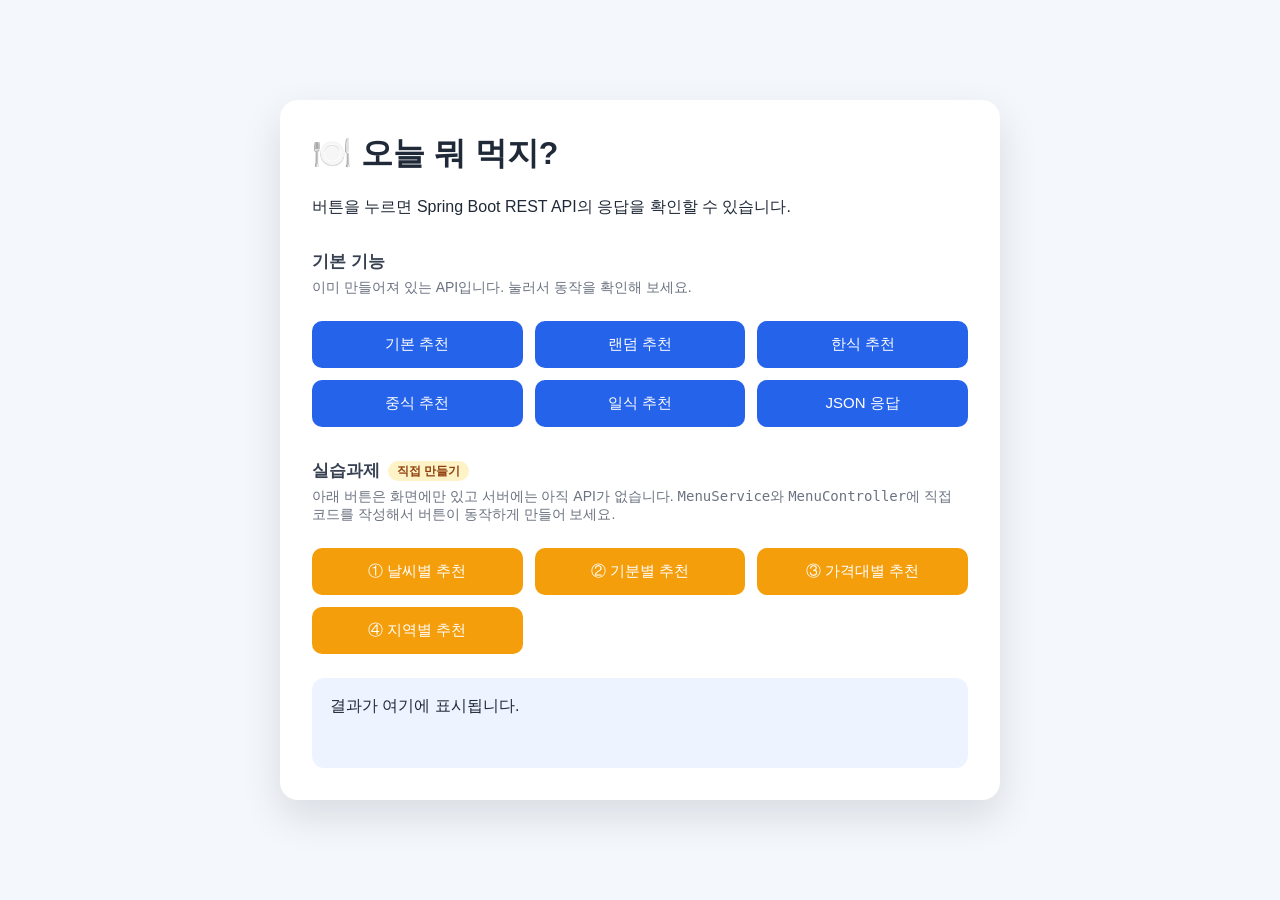
<file: springboot-menu-recommendation/src/main/resources/static/index.html>
<!DOCTYPE html>
<html lang="ko">
<head>
    <meta charset="UTF-8">
    <meta name="viewport" content="width=device-width, initial-scale=1.0">
    <title>오늘 뭐 먹지?</title>
    <style>
        * { box-sizing: border-box; }
        body {
            margin: 0;
            min-height: 100vh;
            display: grid;
            place-items: center;
            font-family: Arial, "Apple SD Gothic Neo", sans-serif;
            background: #f4f7fb;
            color: #1f2937;
        }
        main {
            width: min(720px, 92vw);
            padding: 32px;
            background: white;
            border-radius: 18px;
            box-shadow: 0 16px 40px rgba(15, 23, 42, .12);
        }
        h1 { margin-top: 0; }
        .buttons {
            display: grid;
            grid-template-columns: repeat(auto-fit, minmax(180px, 1fr));
            gap: 12px;
            margin-top: 24px;
        }
        button {
            padding: 14px 16px;
            border: 0;
            border-radius: 10px;
            background: #2563eb;
            color: white;
            font-size: 15px;
            cursor: pointer;
        }
        button:hover { background: #1d4ed8; }
        /* 실습과제용 버튼은 색을 다르게 해서 구분합니다. */
        button.task { background: #f59e0b; }
        button.task:hover { background: #d97706; }
        h2 {
            margin: 32px 0 0;
            font-size: 17px;
            color: #374151;
        }
        h2 .badge {
            margin-left: 8px;
            padding: 3px 9px;
            border-radius: 999px;
            background: #fef3c7;
            color: #92400e;
            font-size: 12px;
            vertical-align: middle;
        }
        .hint {
            margin: 6px 0 0;
            font-size: 14px;
            color: #6b7280;
        }
        #result {
            min-height: 90px;
            margin-top: 24px;
            padding: 18px;
            border-radius: 12px;
            background: #eef4ff;
            white-space: pre-wrap;
            word-break: break-word;
        }
    </style>
</head>
<body>
<main>
    <h1>🍽️ 오늘 뭐 먹지?</h1>
    <p>버튼을 누르면 Spring Boot REST API의 응답을 확인할 수 있습니다.</p>

    <h2>기본 기능</h2>
    <p class="hint">이미 만들어져 있는 API입니다. 눌러서 동작을 확인해 보세요.</p>

    <div class="buttons">
        <button data-url="/api/menu">기본 추천</button>
        <button data-url="/api/menu/random">랜덤 추천</button>
        <button data-url="/api/menu/korean">한식 추천</button>
        <button data-url="/api/menu/chinese">중식 추천</button>
        <button data-url="/api/menu/japanese">일식 추천</button>
        <button data-url="/api/menu/json/korean">JSON 응답</button>
    </div>

    <h2>실습과제<span class="badge">직접 만들기</span></h2>
    <p class="hint">
        아래 버튼은 화면에만 있고 서버에는 아직 API가 없습니다.
        <code>MenuService</code>와 <code>MenuController</code>에 직접 코드를 작성해서
        버튼이 동작하게 만들어 보세요.
    </p>

    <div class="buttons">
        <button class="task" data-task="1" data-url="/api/menu/weather/rainy">① 날씨별 추천</button>
        <button class="task" data-task="2" data-url="/api/menu/mood/happy">② 기분별 추천</button>
        <button class="task" data-task="3" data-url="/api/menu/price/search?min=5000&max=10000">③ 가격대별 추천</button>
        <button class="task" data-task="4" data-url="/api/menu/my/chuncheon">④ 지역별 추천</button>
    </div>

    <div id="result">결과가 여기에 표시됩니다.</div>
</main>
<script>
    const result = document.getElementById("result");

    document.querySelectorAll("button").forEach((button) => {
        button.addEventListener("click", async () => {
            result.textContent = "요청 중...";

            const url = button.dataset.url;

            try {
                const response = await fetch(url);
                const contentType = response.headers.get("content-type") ?? "";

                // 실습과제 버튼인데 API가 아직 없으면(404) 안내 문구를 보여줍니다.
                if (response.status === 404 && button.dataset.task) {
                    result.textContent =
                        `아직 만들지 않은 API입니다. (실습과제 ${button.dataset.task}번)\n\n`
                        + `요청한 주소: GET ${url}\n\n`
                        + `MenuService에 추천 로직을, MenuController에 이 주소를 처리할\n`
                        + `메서드를 추가하면 이 버튼이 동작합니다.`;
                    return;
                }

                if (!response.ok) {
                    throw new Error(`HTTP ${response.status}`);
                }

                if (contentType.includes("application/json")) {
                    const data = await response.json();
                    result.textContent = JSON.stringify(data, null, 2);
                } else {
                    result.textContent = await response.text();
                }
            } catch (error) {
                result.textContent = `오류: ${error.message}`;
            }
        });
    });
</script>
</body>
</html>
</file>
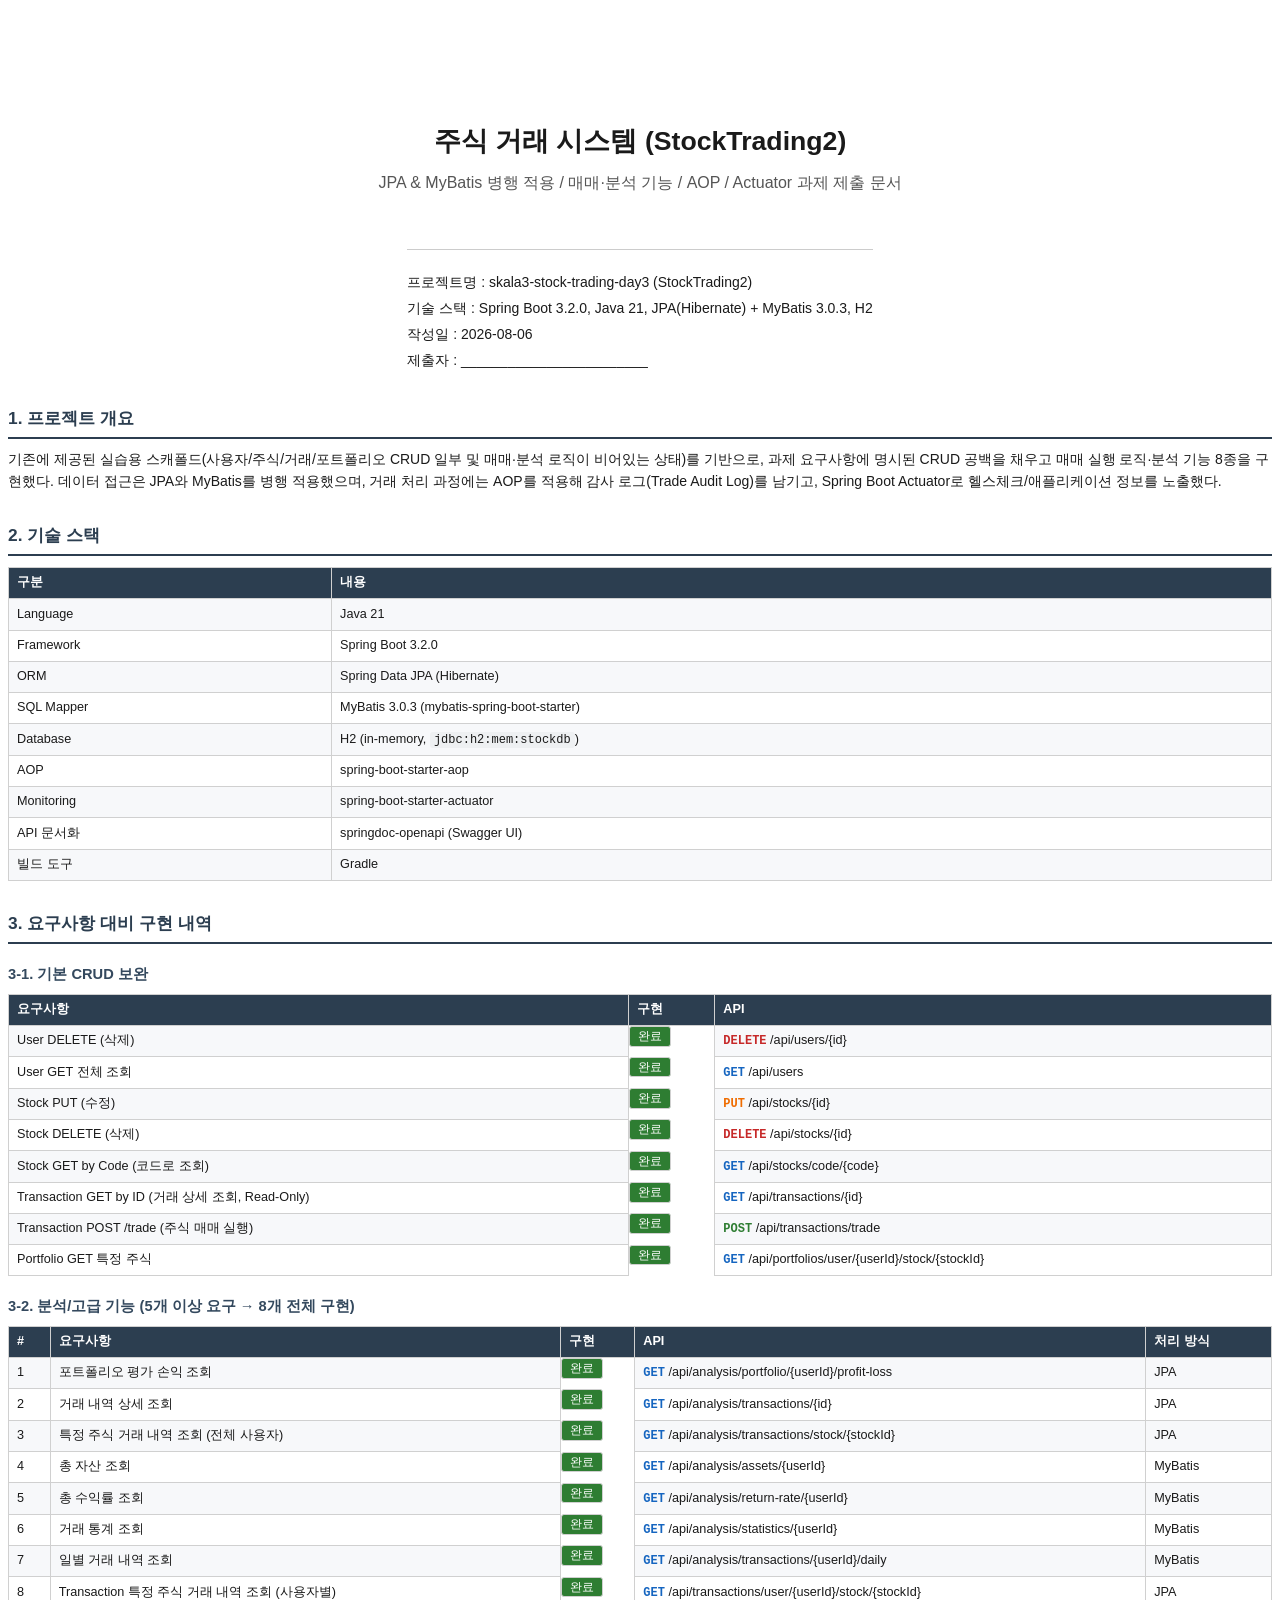
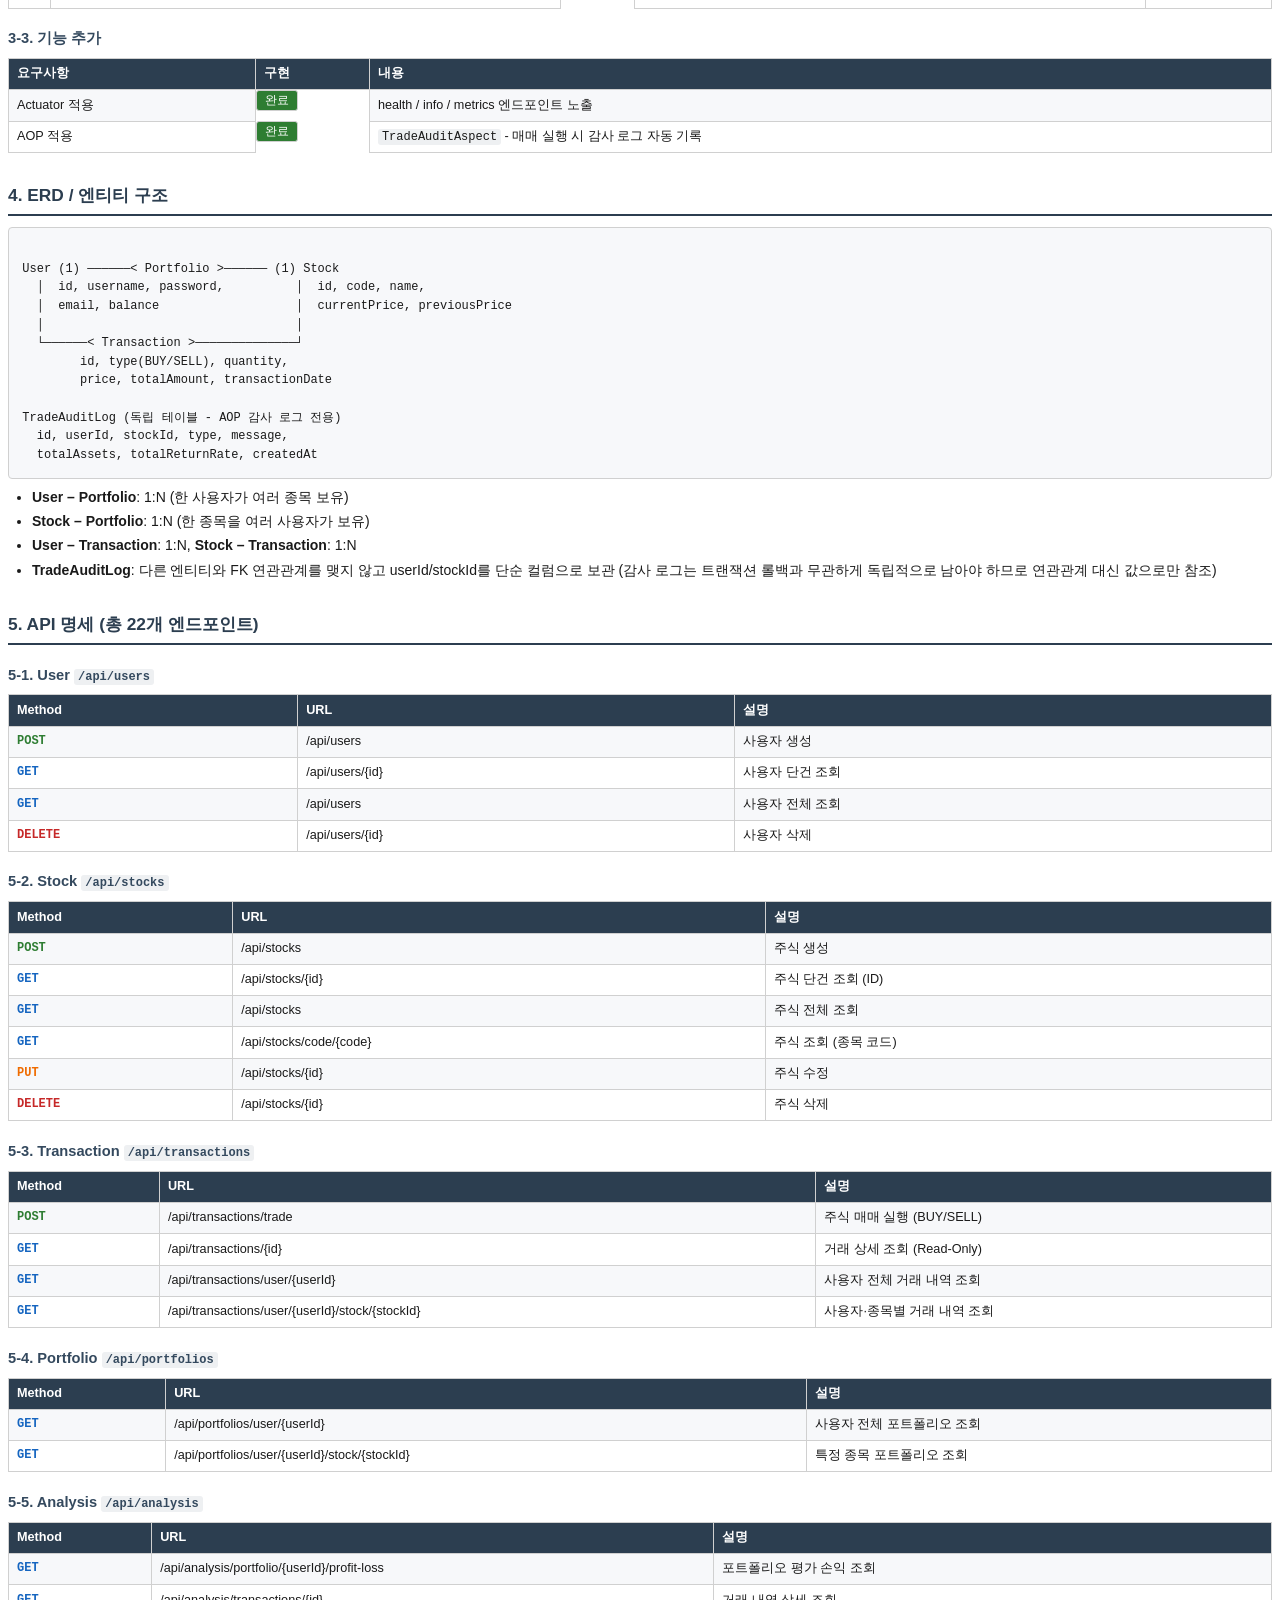
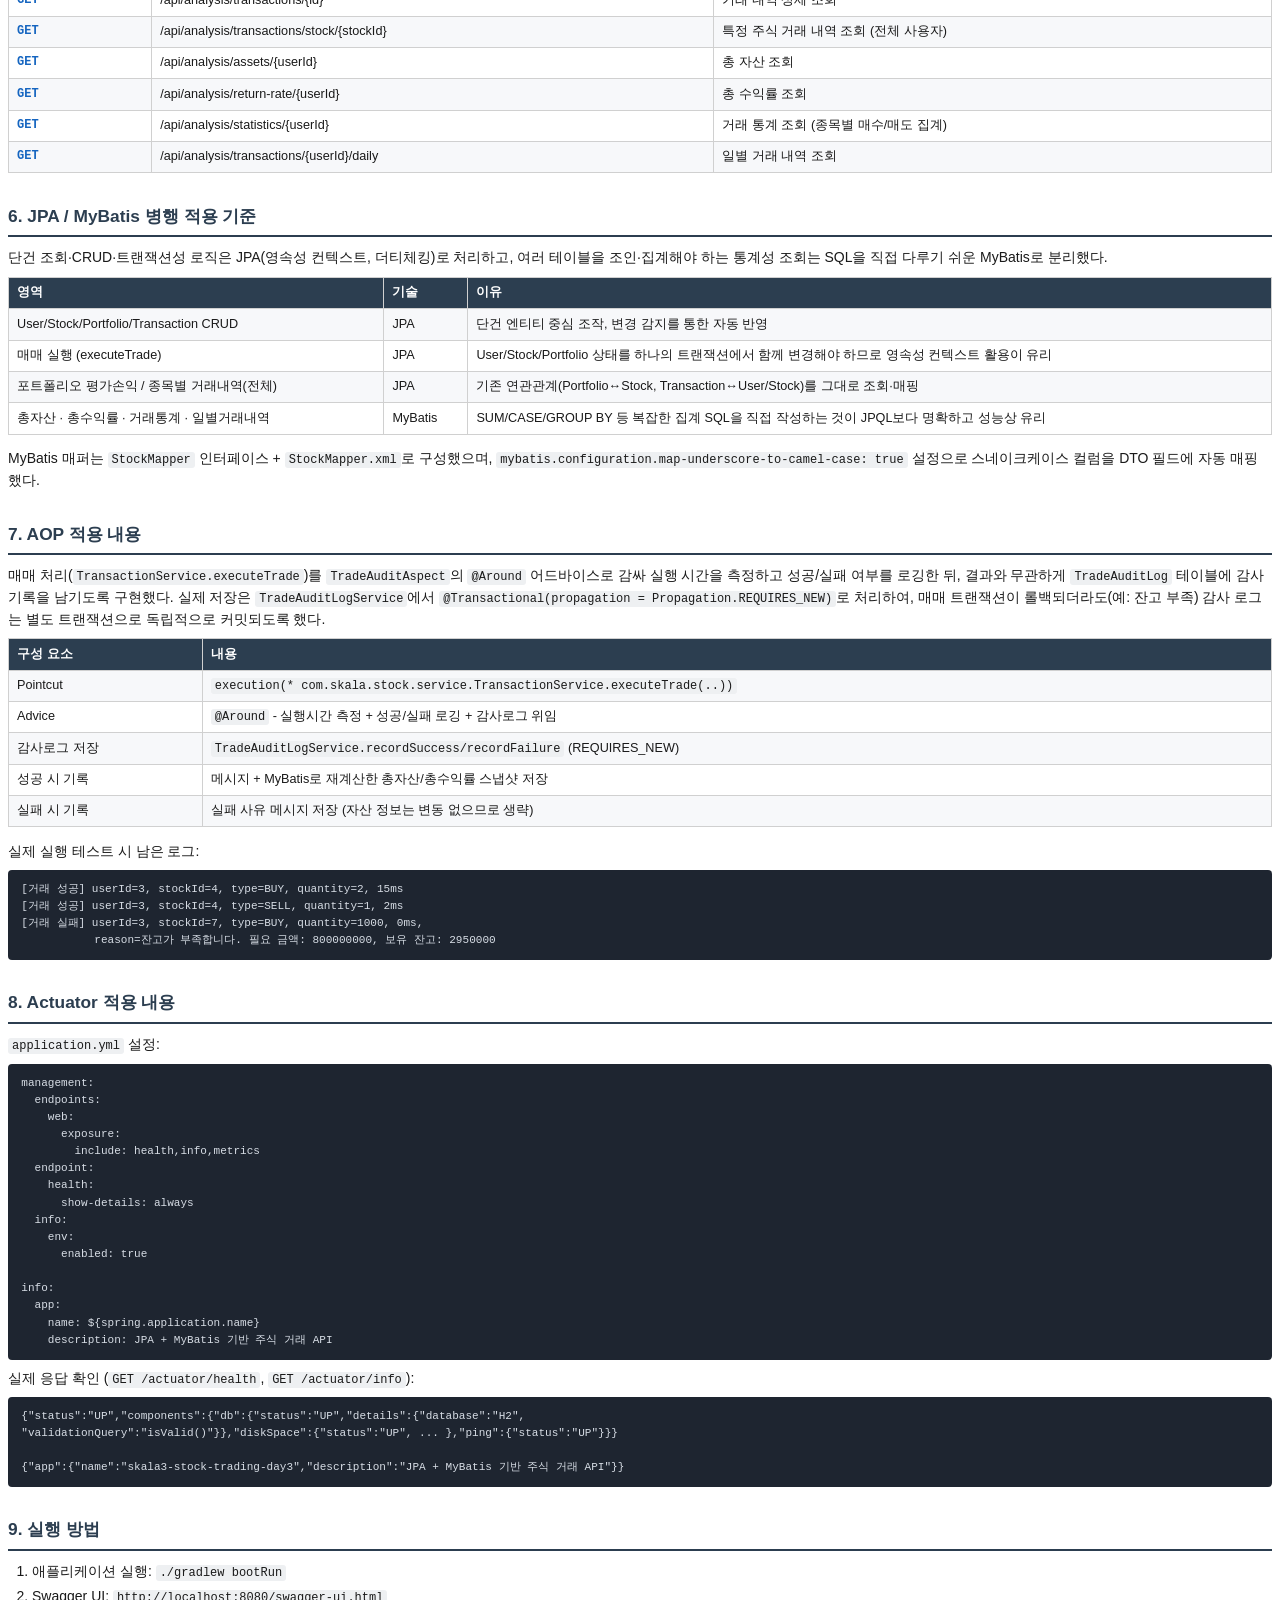
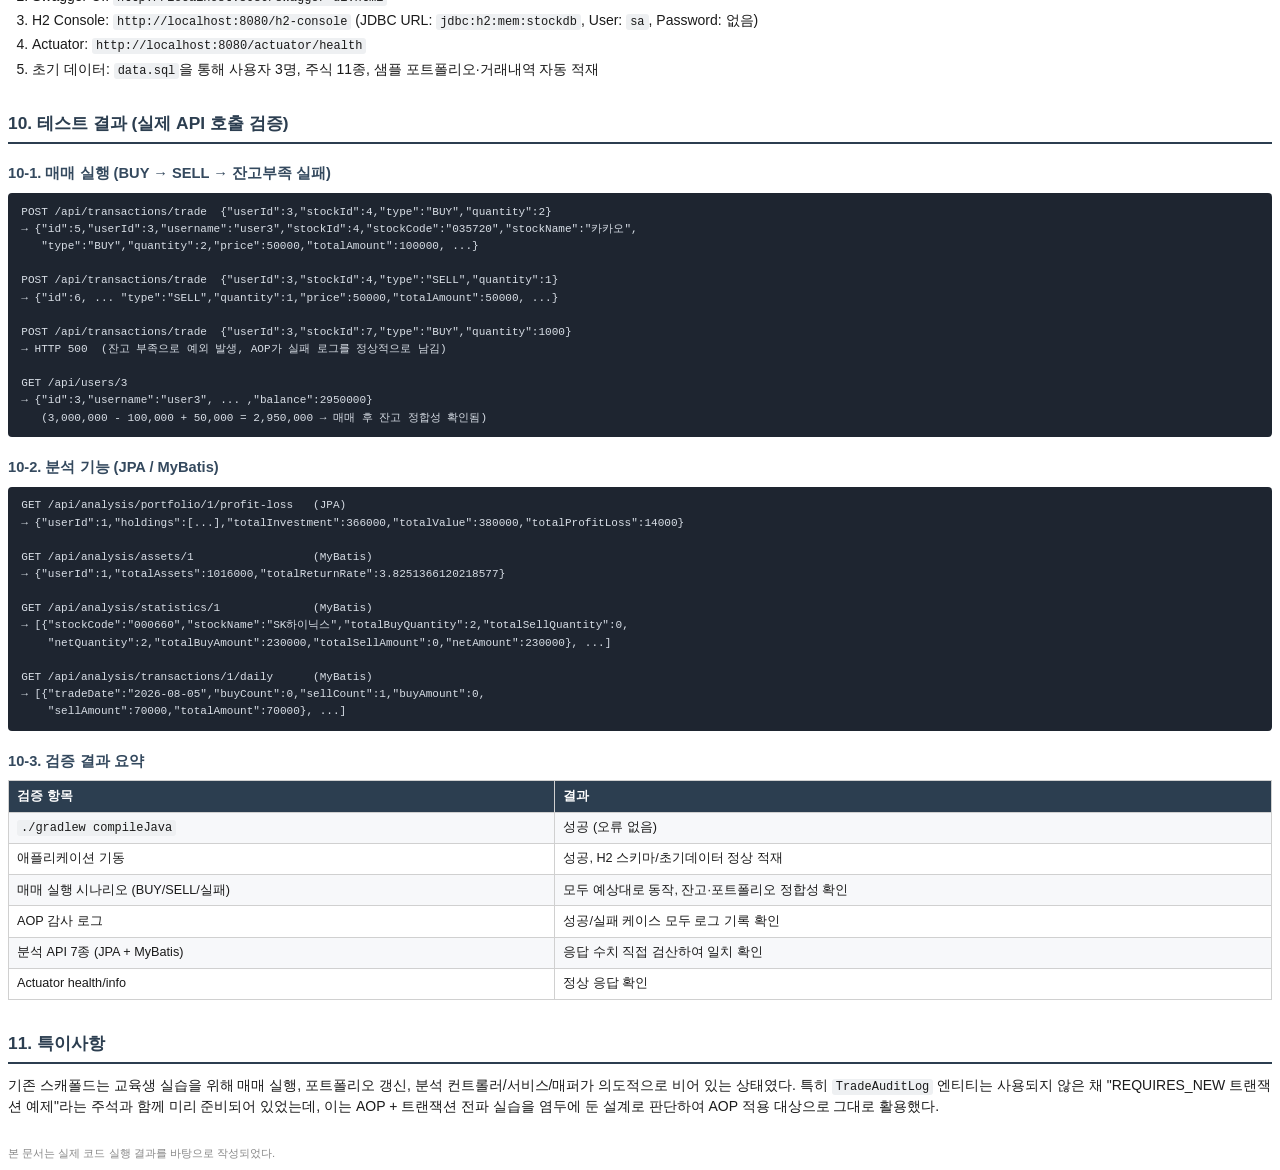
<file: StockTrading2/docs/submission.html>
<!doctype html>
<html lang="ko">
<head>
<meta charset="UTF-8">
<title>StockTrading2 과제 제출 문서</title>
<style>
  @page { size: A4; margin: 20mm 16mm; }
  * { box-sizing: border-box; }
  body {
    font-family: "Apple SD Gothic Neo", "Malgun Gothic", "Noto Sans KR", sans-serif;
    color: #1a1a1a;
    line-height: 1.55;
    font-size: 10.5pt;
    -webkit-print-color-adjust: exact;
    print-color-adjust: exact;
  }
  h1 { font-size: 20pt; margin: 0 0 4pt; }
  h2 {
    font-size: 13pt;
    margin: 22pt 0 8pt;
    padding-bottom: 4pt;
    border-bottom: 2px solid #2c3e50;
    color: #2c3e50;
    page-break-after: avoid;
  }
  h3 {
    font-size: 11pt;
    margin: 14pt 0 6pt;
    color: #34495e;
    page-break-after: avoid;
  }
  p { margin: 4pt 0; }
  .cover {
    text-align: center;
    padding-top: 30mm;
    page-break-after: always;
  }
  .cover .subtitle { font-size: 12pt; color: #555; margin-top: 6pt; }
  .cover .meta {
    margin-top: 40pt;
    display: inline-block;
    text-align: left;
    font-size: 10.5pt;
    border-top: 1px solid #ccc;
    padding-top: 14pt;
  }
  .cover .meta div { margin: 3pt 0; }
  table {
    width: 100%;
    border-collapse: collapse;
    margin: 6pt 0 10pt;
    font-size: 9.5pt;
  }
  th, td {
    border: 1px solid #d0d0d0;
    padding: 4pt 6pt;
    text-align: left;
    vertical-align: top;
  }
  th { background: #2c3e50; color: #fff; font-weight: 600; }
  tr:nth-child(even) td:not(.badge) { background: #f7f8fa; }
  code {
    font-family: "SFMono-Regular", Menlo, Consolas, monospace;
    background: #eef0f2;
    padding: 1px 4px;
    border-radius: 3px;
    font-size: 9pt;
  }
  pre {
    background: #1e2530;
    color: #d7dde5;
    padding: 8pt 10pt;
    border-radius: 4px;
    font-size: 8.3pt;
    overflow-x: auto;
    white-space: pre-wrap;
    word-break: break-all;
    page-break-inside: avoid;
    margin: 6pt 0;
  }
  .method { font-weight: 700; font-family: monospace; font-size: 9pt; }
  .m-get { color: #1565c0; }
  .m-post { color: #2e7d32; }
  .m-put { color: #ef6c00; }
  .m-delete { color: #c62828; }
  .badge {
    display: inline-block;
    background: #2e7d32;
    color: #fff;
    border-radius: 3px;
    padding: 0 6pt;
    font-size: 9pt;
  }
  .section { page-break-inside: avoid; }
  .diagram {
    background: #f7f8fa;
    border: 1px solid #d0d0d0;
    border-radius: 4px;
    padding: 10pt;
    font-family: monospace;
    font-size: 9pt;
    white-space: pre;
    margin: 6pt 0;
  }
  .note {
    background: #fff8e1;
    border-left: 3px solid #f9a825;
    padding: 6pt 10pt;
    font-size: 9.5pt;
    margin: 8pt 0;
  }
  ul, ol { margin: 4pt 0; padding-left: 18pt; }
  li { margin: 2pt 0; }
  .footer-note { font-size: 8.5pt; color: #888; margin-top: 20pt; }
</style>
</head>
<body>

<div class="cover">
  <h1>주식 거래 시스템 (StockTrading2)</h1>
  <div class="subtitle">JPA &amp; MyBatis 병행 적용 / 매매·분석 기능 / AOP / Actuator 과제 제출 문서</div>
  <div class="meta">
    <div>프로젝트명 : skala3-stock-trading-day3 (StockTrading2)</div>
    <div>기술 스택 : Spring Boot 3.2.0, Java 21, JPA(Hibernate) + MyBatis 3.0.3, H2</div>
    <div>작성일 : 2026-08-06</div>
    <div>제출자 : ________________________</div>
  </div>
</div>

<h2>1. 프로젝트 개요</h2>
<p>
기존에 제공된 실습용 스캐폴드(사용자/주식/거래/포트폴리오 CRUD 일부 및 매매·분석 로직이 비어있는 상태)를 기반으로,
과제 요구사항에 명시된 CRUD 공백을 채우고 매매 실행 로직·분석 기능 8종을 구현했다.
데이터 접근은 JPA와 MyBatis를 병행 적용했으며, 거래 처리 과정에는 AOP를 적용해 감사 로그(Trade Audit Log)를 남기고,
Spring Boot Actuator로 헬스체크/애플리케이션 정보를 노출했다.
</p>

<h2>2. 기술 스택</h2>
<table>
<tr><th>구분</th><th>내용</th></tr>
<tr><td>Language</td><td>Java 21</td></tr>
<tr><td>Framework</td><td>Spring Boot 3.2.0</td></tr>
<tr><td>ORM</td><td>Spring Data JPA (Hibernate)</td></tr>
<tr><td>SQL Mapper</td><td>MyBatis 3.0.3 (mybatis-spring-boot-starter)</td></tr>
<tr><td>Database</td><td>H2 (in-memory, <code>jdbc:h2:mem:stockdb</code>)</td></tr>
<tr><td>AOP</td><td>spring-boot-starter-aop</td></tr>
<tr><td>Monitoring</td><td>spring-boot-starter-actuator</td></tr>
<tr><td>API 문서화</td><td>springdoc-openapi (Swagger UI)</td></tr>
<tr><td>빌드 도구</td><td>Gradle</td></tr>
</table>

<h2>3. 요구사항 대비 구현 내역</h2>

<h3>3-1. 기본 CRUD 보완</h3>
<table>
<tr><th>요구사항</th><th>구현</th><th>API</th></tr>
<tr><td>User DELETE (삭제)</td><td class="badge">완료</td><td><span class="method m-delete">DELETE</span> /api/users/{id}</td></tr>
<tr><td>User GET 전체 조회</td><td class="badge">완료</td><td><span class="method m-get">GET</span> /api/users</td></tr>
<tr><td>Stock PUT (수정)</td><td class="badge">완료</td><td><span class="method m-put">PUT</span> /api/stocks/{id}</td></tr>
<tr><td>Stock DELETE (삭제)</td><td class="badge">완료</td><td><span class="method m-delete">DELETE</span> /api/stocks/{id}</td></tr>
<tr><td>Stock GET by Code (코드로 조회)</td><td class="badge">완료</td><td><span class="method m-get">GET</span> /api/stocks/code/{code}</td></tr>
<tr><td>Transaction GET by ID (거래 상세 조회, Read-Only)</td><td class="badge">완료</td><td><span class="method m-get">GET</span> /api/transactions/{id}</td></tr>
<tr><td>Transaction POST /trade (주식 매매 실행)</td><td class="badge">완료</td><td><span class="method m-post">POST</span> /api/transactions/trade</td></tr>
<tr><td>Portfolio GET 특정 주식</td><td class="badge">완료</td><td><span class="method m-get">GET</span> /api/portfolios/user/{userId}/stock/{stockId}</td></tr>
</table>

<h3>3-2. 분석/고급 기능 (5개 이상 요구 → 8개 전체 구현)</h3>
<table>
<tr><th>#</th><th>요구사항</th><th>구현</th><th>API</th><th>처리 방식</th></tr>
<tr><td>1</td><td>포트폴리오 평가 손익 조회</td><td class="badge">완료</td><td><span class="method m-get">GET</span> /api/analysis/portfolio/{userId}/profit-loss</td><td>JPA</td></tr>
<tr><td>2</td><td>거래 내역 상세 조회</td><td class="badge">완료</td><td><span class="method m-get">GET</span> /api/analysis/transactions/{id}</td><td>JPA</td></tr>
<tr><td>3</td><td>특정 주식 거래 내역 조회 (전체 사용자)</td><td class="badge">완료</td><td><span class="method m-get">GET</span> /api/analysis/transactions/stock/{stockId}</td><td>JPA</td></tr>
<tr><td>4</td><td>총 자산 조회</td><td class="badge">완료</td><td><span class="method m-get">GET</span> /api/analysis/assets/{userId}</td><td>MyBatis</td></tr>
<tr><td>5</td><td>총 수익률 조회</td><td class="badge">완료</td><td><span class="method m-get">GET</span> /api/analysis/return-rate/{userId}</td><td>MyBatis</td></tr>
<tr><td>6</td><td>거래 통계 조회</td><td class="badge">완료</td><td><span class="method m-get">GET</span> /api/analysis/statistics/{userId}</td><td>MyBatis</td></tr>
<tr><td>7</td><td>일별 거래 내역 조회</td><td class="badge">완료</td><td><span class="method m-get">GET</span> /api/analysis/transactions/{userId}/daily</td><td>MyBatis</td></tr>
<tr><td>8</td><td>Transaction 특정 주식 거래 내역 조회 (사용자별)</td><td class="badge">완료</td><td><span class="method m-get">GET</span> /api/transactions/user/{userId}/stock/{stockId}</td><td>JPA</td></tr>
</table>

<h3>3-3. 기능 추가</h3>
<table>
<tr><th>요구사항</th><th>구현</th><th>내용</th></tr>
<tr><td>Actuator 적용</td><td class="badge">완료</td><td>health / info / metrics 엔드포인트 노출</td></tr>
<tr><td>AOP 적용</td><td class="badge">완료</td><td><code>TradeAuditAspect</code> - 매매 실행 시 감사 로그 자동 기록</td></tr>
</table>

<h2>4. ERD / 엔티티 구조</h2>
<div class="diagram">
User (1) ──────< Portfolio >────── (1) Stock
  │  id, username, password,          │  id, code, name,
  │  email, balance                   │  currentPrice, previousPrice
  │                                   │
  └──────< Transaction >──────────────┘
        id, type(BUY/SELL), quantity,
        price, totalAmount, transactionDate

TradeAuditLog (독립 테이블 - AOP 감사 로그 전용)
  id, userId, stockId, type, message,
  totalAssets, totalReturnRate, createdAt
</div>
<ul>
  <li><b>User – Portfolio</b>: 1:N (한 사용자가 여러 종목 보유)</li>
  <li><b>Stock – Portfolio</b>: 1:N (한 종목을 여러 사용자가 보유)</li>
  <li><b>User – Transaction</b>: 1:N, <b>Stock – Transaction</b>: 1:N</li>
  <li><b>TradeAuditLog</b>: 다른 엔티티와 FK 연관관계를 맺지 않고 userId/stockId를 단순 컬럼으로 보관 (감사 로그는 트랜잭션 롤백과 무관하게 독립적으로 남아야 하므로 연관관계 대신 값으로만 참조)</li>
</ul>

<h2>5. API 명세 (총 22개 엔드포인트)</h2>

<h3>5-1. User <code>/api/users</code></h3>
<table>
<tr><th>Method</th><th>URL</th><th>설명</th></tr>
<tr><td class="method m-post">POST</td><td>/api/users</td><td>사용자 생성</td></tr>
<tr><td class="method m-get">GET</td><td>/api/users/{id}</td><td>사용자 단건 조회</td></tr>
<tr><td class="method m-get">GET</td><td>/api/users</td><td>사용자 전체 조회</td></tr>
<tr><td class="method m-delete">DELETE</td><td>/api/users/{id}</td><td>사용자 삭제</td></tr>
</table>

<h3>5-2. Stock <code>/api/stocks</code></h3>
<table>
<tr><th>Method</th><th>URL</th><th>설명</th></tr>
<tr><td class="method m-post">POST</td><td>/api/stocks</td><td>주식 생성</td></tr>
<tr><td class="method m-get">GET</td><td>/api/stocks/{id}</td><td>주식 단건 조회 (ID)</td></tr>
<tr><td class="method m-get">GET</td><td>/api/stocks</td><td>주식 전체 조회</td></tr>
<tr><td class="method m-get">GET</td><td>/api/stocks/code/{code}</td><td>주식 조회 (종목 코드)</td></tr>
<tr><td class="method m-put">PUT</td><td>/api/stocks/{id}</td><td>주식 수정</td></tr>
<tr><td class="method m-delete">DELETE</td><td>/api/stocks/{id}</td><td>주식 삭제</td></tr>
</table>

<h3>5-3. Transaction <code>/api/transactions</code></h3>
<table>
<tr><th>Method</th><th>URL</th><th>설명</th></tr>
<tr><td class="method m-post">POST</td><td>/api/transactions/trade</td><td>주식 매매 실행 (BUY/SELL)</td></tr>
<tr><td class="method m-get">GET</td><td>/api/transactions/{id}</td><td>거래 상세 조회 (Read-Only)</td></tr>
<tr><td class="method m-get">GET</td><td>/api/transactions/user/{userId}</td><td>사용자 전체 거래 내역 조회</td></tr>
<tr><td class="method m-get">GET</td><td>/api/transactions/user/{userId}/stock/{stockId}</td><td>사용자·종목별 거래 내역 조회</td></tr>
</table>

<h3>5-4. Portfolio <code>/api/portfolios</code></h3>
<table>
<tr><th>Method</th><th>URL</th><th>설명</th></tr>
<tr><td class="method m-get">GET</td><td>/api/portfolios/user/{userId}</td><td>사용자 전체 포트폴리오 조회</td></tr>
<tr><td class="method m-get">GET</td><td>/api/portfolios/user/{userId}/stock/{stockId}</td><td>특정 종목 포트폴리오 조회</td></tr>
</table>

<h3>5-5. Analysis <code>/api/analysis</code></h3>
<table>
<tr><th>Method</th><th>URL</th><th>설명</th></tr>
<tr><td class="method m-get">GET</td><td>/api/analysis/portfolio/{userId}/profit-loss</td><td>포트폴리오 평가 손익 조회</td></tr>
<tr><td class="method m-get">GET</td><td>/api/analysis/transactions/{id}</td><td>거래 내역 상세 조회</td></tr>
<tr><td class="method m-get">GET</td><td>/api/analysis/transactions/stock/{stockId}</td><td>특정 주식 거래 내역 조회 (전체 사용자)</td></tr>
<tr><td class="method m-get">GET</td><td>/api/analysis/assets/{userId}</td><td>총 자산 조회</td></tr>
<tr><td class="method m-get">GET</td><td>/api/analysis/return-rate/{userId}</td><td>총 수익률 조회</td></tr>
<tr><td class="method m-get">GET</td><td>/api/analysis/statistics/{userId}</td><td>거래 통계 조회 (종목별 매수/매도 집계)</td></tr>
<tr><td class="method m-get">GET</td><td>/api/analysis/transactions/{userId}/daily</td><td>일별 거래 내역 조회</td></tr>
</table>

<h2>6. JPA / MyBatis 병행 적용 기준</h2>
<p>단건 조회·CRUD·트랜잭션성 로직은 JPA(영속성 컨텍스트, 더티체킹)로 처리하고,
여러 테이블을 조인·집계해야 하는 통계성 조회는 SQL을 직접 다루기 쉬운 MyBatis로 분리했다.</p>
<table>
<tr><th>영역</th><th>기술</th><th>이유</th></tr>
<tr><td>User/Stock/Portfolio/Transaction CRUD</td><td>JPA</td><td>단건 엔티티 중심 조작, 변경 감지를 통한 자동 반영</td></tr>
<tr><td>매매 실행 (executeTrade)</td><td>JPA</td><td>User/Stock/Portfolio 상태를 하나의 트랜잭션에서 함께 변경해야 하므로 영속성 컨텍스트 활용이 유리</td></tr>
<tr><td>포트폴리오 평가손익 / 종목별 거래내역(전체)</td><td>JPA</td><td>기존 연관관계(Portfolio↔Stock, Transaction↔User/Stock)를 그대로 조회·매핑</td></tr>
<tr><td>총자산 · 총수익률 · 거래통계 · 일별거래내역</td><td>MyBatis</td><td>SUM/CASE/GROUP BY 등 복잡한 집계 SQL을 직접 작성하는 것이 JPQL보다 명확하고 성능상 유리</td></tr>
</table>
<p>MyBatis 매퍼는 <code>StockMapper</code> 인터페이스 + <code>StockMapper.xml</code>로 구성했으며,
<code>mybatis.configuration.map-underscore-to-camel-case: true</code> 설정으로 스네이크케이스 컬럼을 DTO 필드에 자동 매핑했다.</p>

<h2>7. AOP 적용 내용</h2>
<p>
매매 처리(<code>TransactionService.executeTrade</code>)를 <code>TradeAuditAspect</code>의 <code>@Around</code> 어드바이스로 감싸
실행 시간을 측정하고 성공/실패 여부를 로깅한 뒤, 결과와 무관하게 <code>TradeAuditLog</code> 테이블에 감사 기록을 남기도록 구현했다.
실제 저장은 <code>TradeAuditLogService</code>에서 <code>@Transactional(propagation = Propagation.REQUIRES_NEW)</code>로 처리하여,
매매 트랜잭션이 롤백되더라도(예: 잔고 부족) 감사 로그는 별도 트랜잭션으로 독립적으로 커밋되도록 했다.
</p>
<table>
<tr><th>구성 요소</th><th>내용</th></tr>
<tr><td>Pointcut</td><td><code>execution(* com.skala.stock.service.TransactionService.executeTrade(..))</code></td></tr>
<tr><td>Advice</td><td><code>@Around</code> - 실행시간 측정 + 성공/실패 로깅 + 감사로그 위임</td></tr>
<tr><td>감사로그 저장</td><td><code>TradeAuditLogService.recordSuccess/recordFailure</code> (REQUIRES_NEW)</td></tr>
<tr><td>성공 시 기록</td><td>메시지 + MyBatis로 재계산한 총자산/총수익률 스냅샷 저장</td></tr>
<tr><td>실패 시 기록</td><td>실패 사유 메시지 저장 (자산 정보는 변동 없으므로 생략)</td></tr>
</table>
<p>실제 실행 테스트 시 남은 로그:</p>
<pre>[거래 성공] userId=3, stockId=4, type=BUY, quantity=2, 15ms
[거래 성공] userId=3, stockId=4, type=SELL, quantity=1, 2ms
[거래 실패] userId=3, stockId=7, type=BUY, quantity=1000, 0ms,
           reason=잔고가 부족합니다. 필요 금액: 800000000, 보유 잔고: 2950000</pre>

<h2>8. Actuator 적용 내용</h2>
<p><code>application.yml</code> 설정:</p>
<pre>management:
  endpoints:
    web:
      exposure:
        include: health,info,metrics
  endpoint:
    health:
      show-details: always
  info:
    env:
      enabled: true

info:
  app:
    name: &#36;{spring.application.name}
    description: JPA + MyBatis 기반 주식 거래 API</pre>
<p>실제 응답 확인 (<code>GET /actuator/health</code>, <code>GET /actuator/info</code>):</p>
<pre>{"status":"UP","components":{"db":{"status":"UP","details":{"database":"H2",
"validationQuery":"isValid()"}},"diskSpace":{"status":"UP", ... },"ping":{"status":"UP"}}}

{"app":{"name":"skala3-stock-trading-day3","description":"JPA + MyBatis 기반 주식 거래 API"}}</pre>

<h2>9. 실행 방법</h2>
<ol>
  <li>애플리케이션 실행: <code>./gradlew bootRun</code></li>
  <li>Swagger UI: <code>http://localhost:8080/swagger-ui.html</code></li>
  <li>H2 Console: <code>http://localhost:8080/h2-console</code> (JDBC URL: <code>jdbc:h2:mem:stockdb</code>, User: <code>sa</code>, Password: 없음)</li>
  <li>Actuator: <code>http://localhost:8080/actuator/health</code></li>
  <li>초기 데이터: <code>data.sql</code>을 통해 사용자 3명, 주식 11종, 샘플 포트폴리오·거래내역 자동 적재</li>
</ol>

<h2>10. 테스트 결과 (실제 API 호출 검증)</h2>

<h3>10-1. 매매 실행 (BUY → SELL → 잔고부족 실패)</h3>
<pre>POST /api/transactions/trade  {"userId":3,"stockId":4,"type":"BUY","quantity":2}
→ {"id":5,"userId":3,"username":"user3","stockId":4,"stockCode":"035720","stockName":"카카오",
   "type":"BUY","quantity":2,"price":50000,"totalAmount":100000, ...}

POST /api/transactions/trade  {"userId":3,"stockId":4,"type":"SELL","quantity":1}
→ {"id":6, ... "type":"SELL","quantity":1,"price":50000,"totalAmount":50000, ...}

POST /api/transactions/trade  {"userId":3,"stockId":7,"type":"BUY","quantity":1000}
→ HTTP 500  (잔고 부족으로 예외 발생, AOP가 실패 로그를 정상적으로 남김)

GET /api/users/3
→ {"id":3,"username":"user3", ... ,"balance":2950000}
   (3,000,000 - 100,000 + 50,000 = 2,950,000 → 매매 후 잔고 정합성 확인됨)</pre>

<h3>10-2. 분석 기능 (JPA / MyBatis)</h3>
<pre>GET /api/analysis/portfolio/1/profit-loss   (JPA)
→ {"userId":1,"holdings":[...],"totalInvestment":366000,"totalValue":380000,"totalProfitLoss":14000}

GET /api/analysis/assets/1                  (MyBatis)
→ {"userId":1,"totalAssets":1016000,"totalReturnRate":3.8251366120218577}

GET /api/analysis/statistics/1              (MyBatis)
→ [{"stockCode":"000660","stockName":"SK하이닉스","totalBuyQuantity":2,"totalSellQuantity":0,
    "netQuantity":2,"totalBuyAmount":230000,"totalSellAmount":0,"netAmount":230000}, ...]

GET /api/analysis/transactions/1/daily      (MyBatis)
→ [{"tradeDate":"2026-08-05","buyCount":0,"sellCount":1,"buyAmount":0,
    "sellAmount":70000,"totalAmount":70000}, ...]</pre>

<h3>10-3. 검증 결과 요약</h3>
<table>
<tr><th>검증 항목</th><th>결과</th></tr>
<tr><td><code>./gradlew compileJava</code></td><td>성공 (오류 없음)</td></tr>
<tr><td>애플리케이션 기동</td><td>성공, H2 스키마/초기데이터 정상 적재</td></tr>
<tr><td>매매 실행 시나리오 (BUY/SELL/실패)</td><td>모두 예상대로 동작, 잔고·포트폴리오 정합성 확인</td></tr>
<tr><td>AOP 감사 로그</td><td>성공/실패 케이스 모두 로그 기록 확인</td></tr>
<tr><td>분석 API 7종 (JPA + MyBatis)</td><td>응답 수치 직접 검산하여 일치 확인</td></tr>
<tr><td>Actuator health/info</td><td>정상 응답 확인</td></tr>
</table>

<h2>11. 특이사항</h2>
<p>
기존 스캐폴드는 교육생 실습을 위해 매매 실행, 포트폴리오 갱신, 분석 컨트롤러/서비스/매퍼가 의도적으로 비어 있는 상태였다.
특히 <code>TradeAuditLog</code> 엔티티는 사용되지 않은 채 "REQUIRES_NEW 트랜잭션 예제"라는 주석과 함께 미리 준비되어 있었는데,
이는 AOP + 트랜잭션 전파 실습을 염두에 둔 설계로 판단하여 AOP 적용 대상으로 그대로 활용했다.
</p>

<div class="footer-note">본 문서는 실제 코드 실행 결과를 바탕으로 작성되었다.</div>

</body>
</html>
</file>
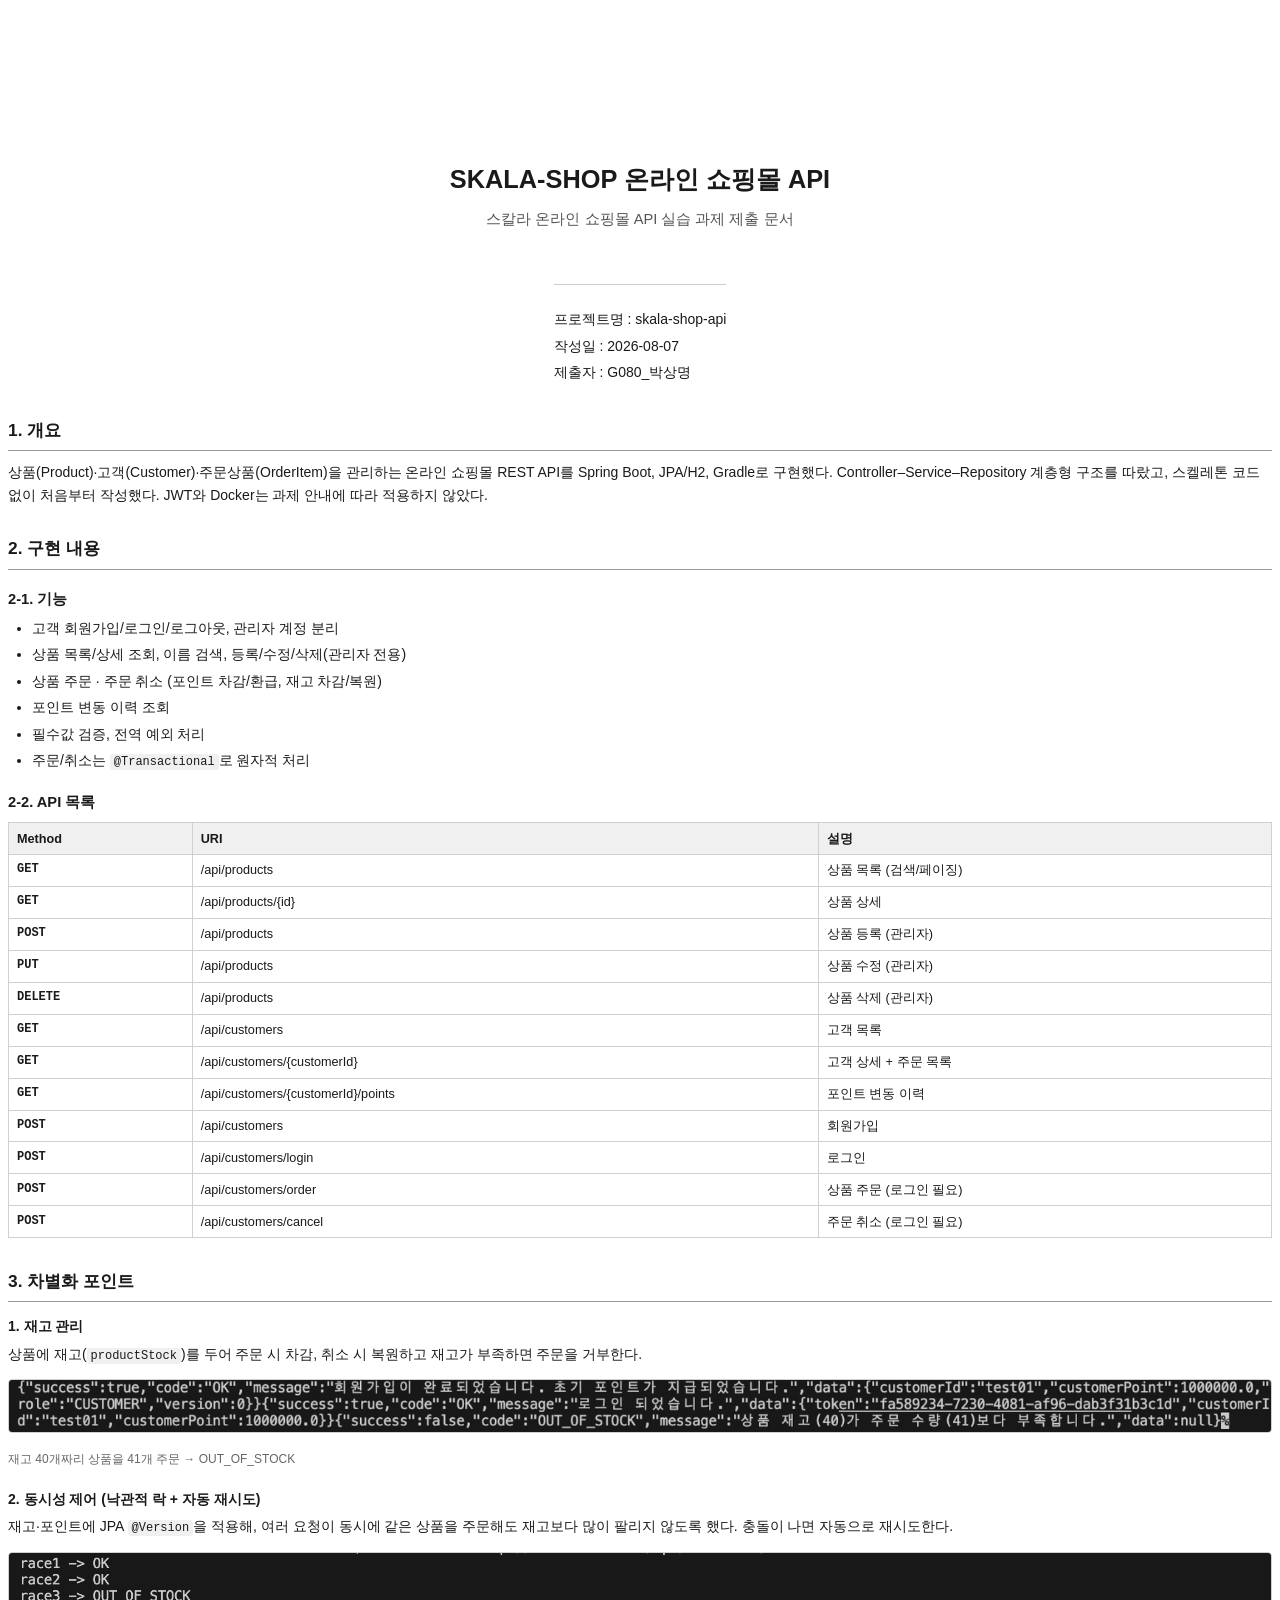
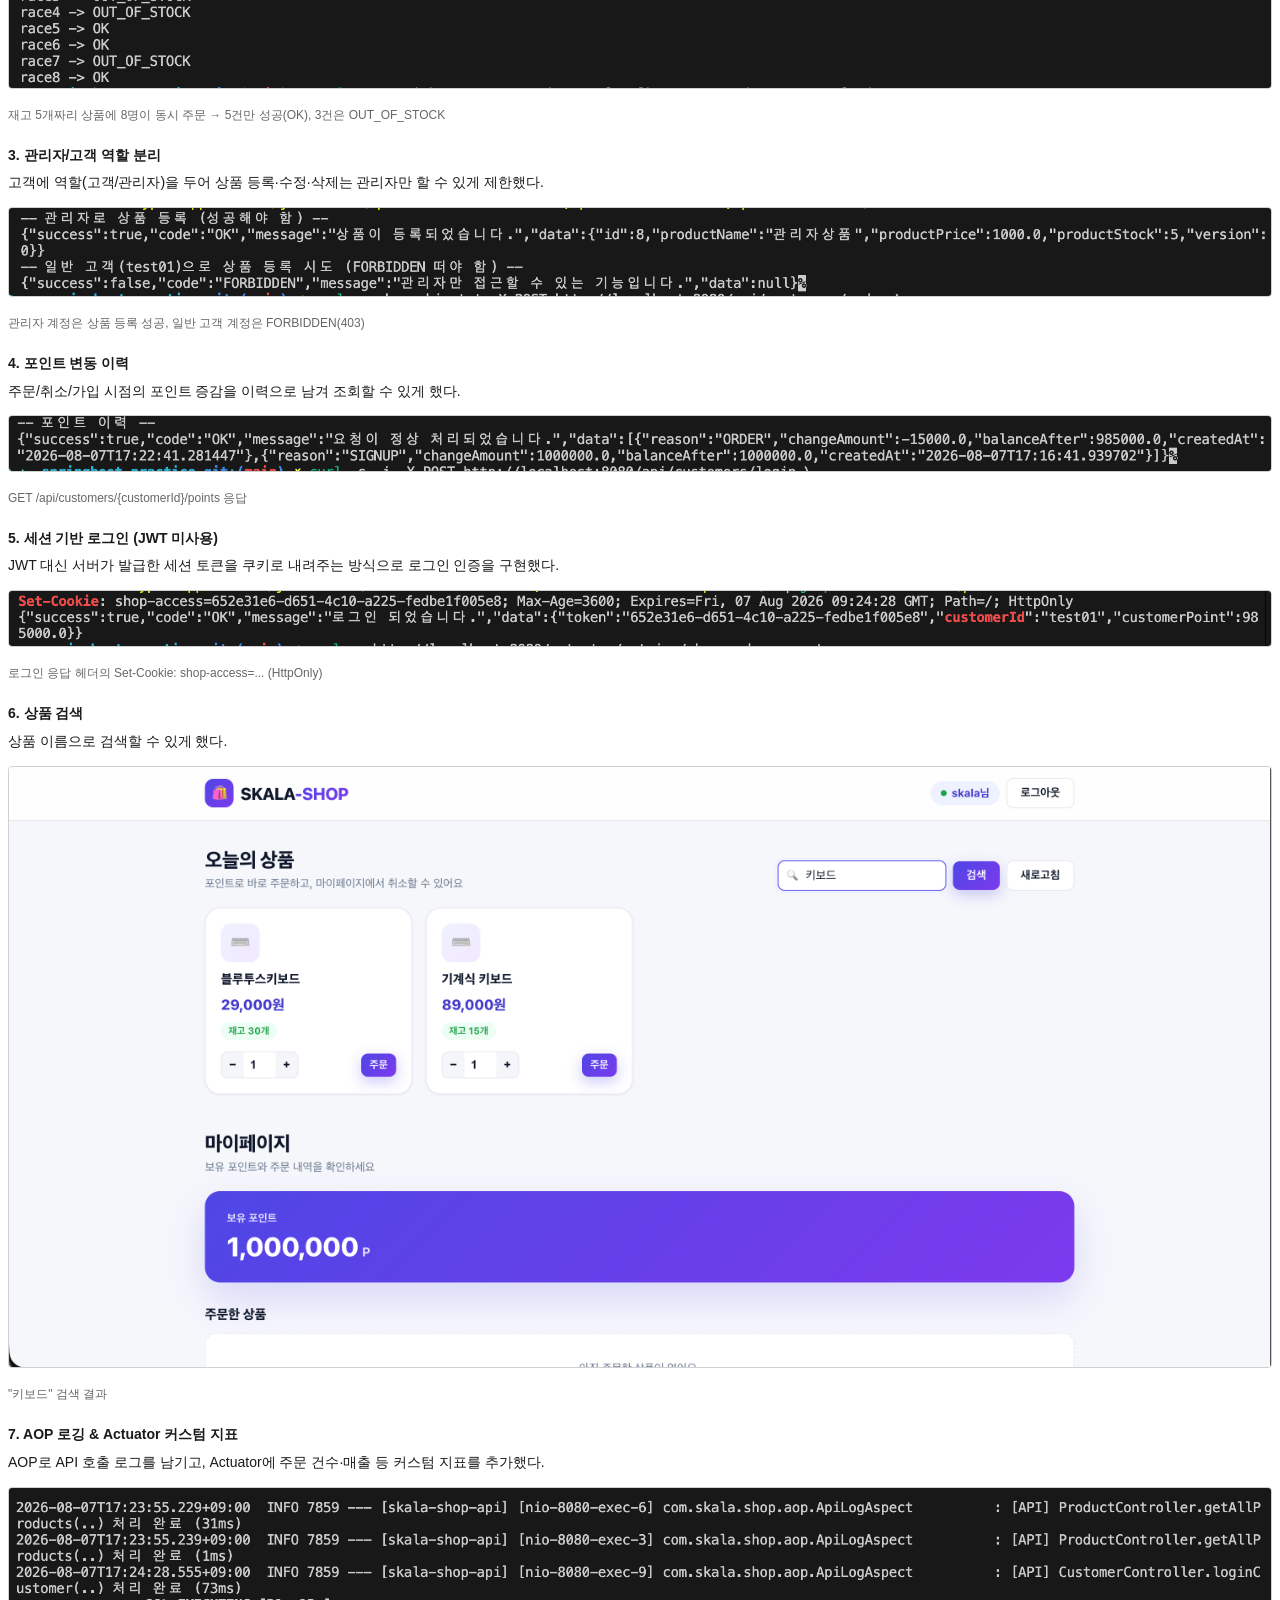
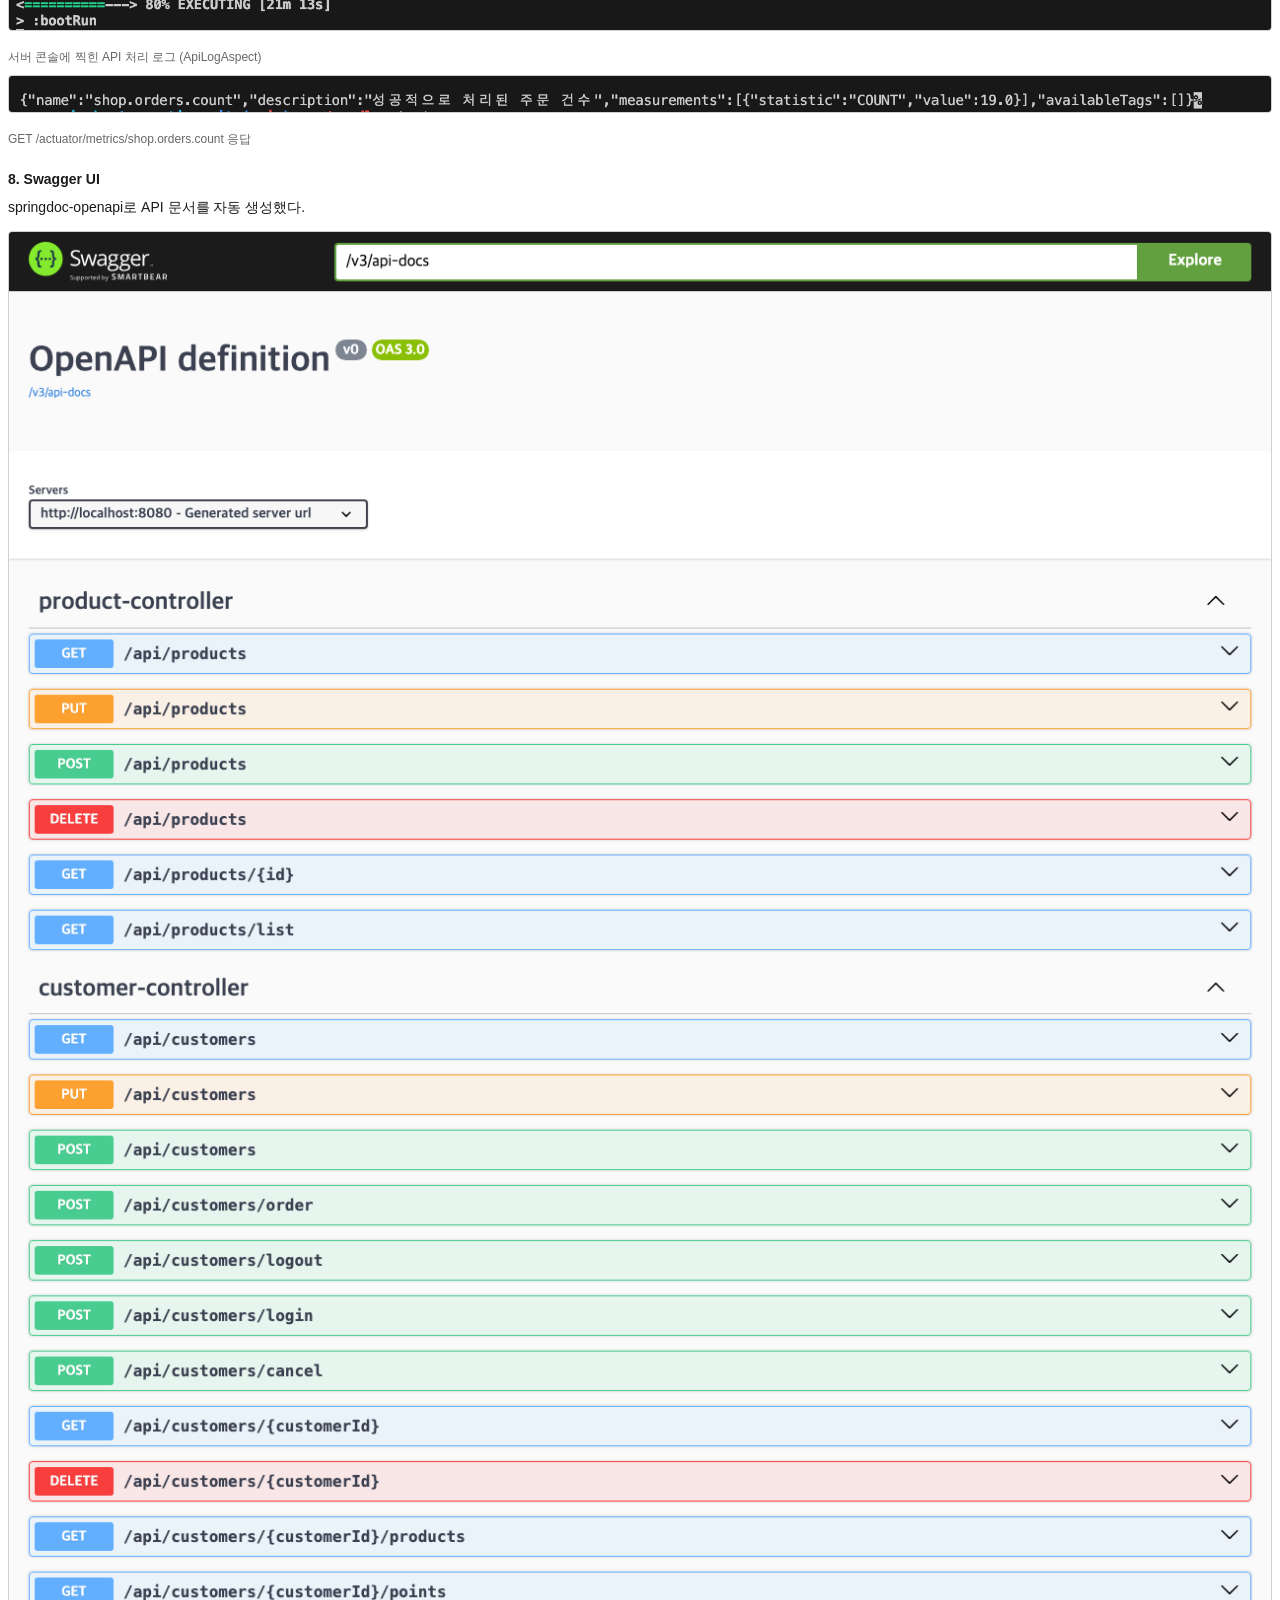
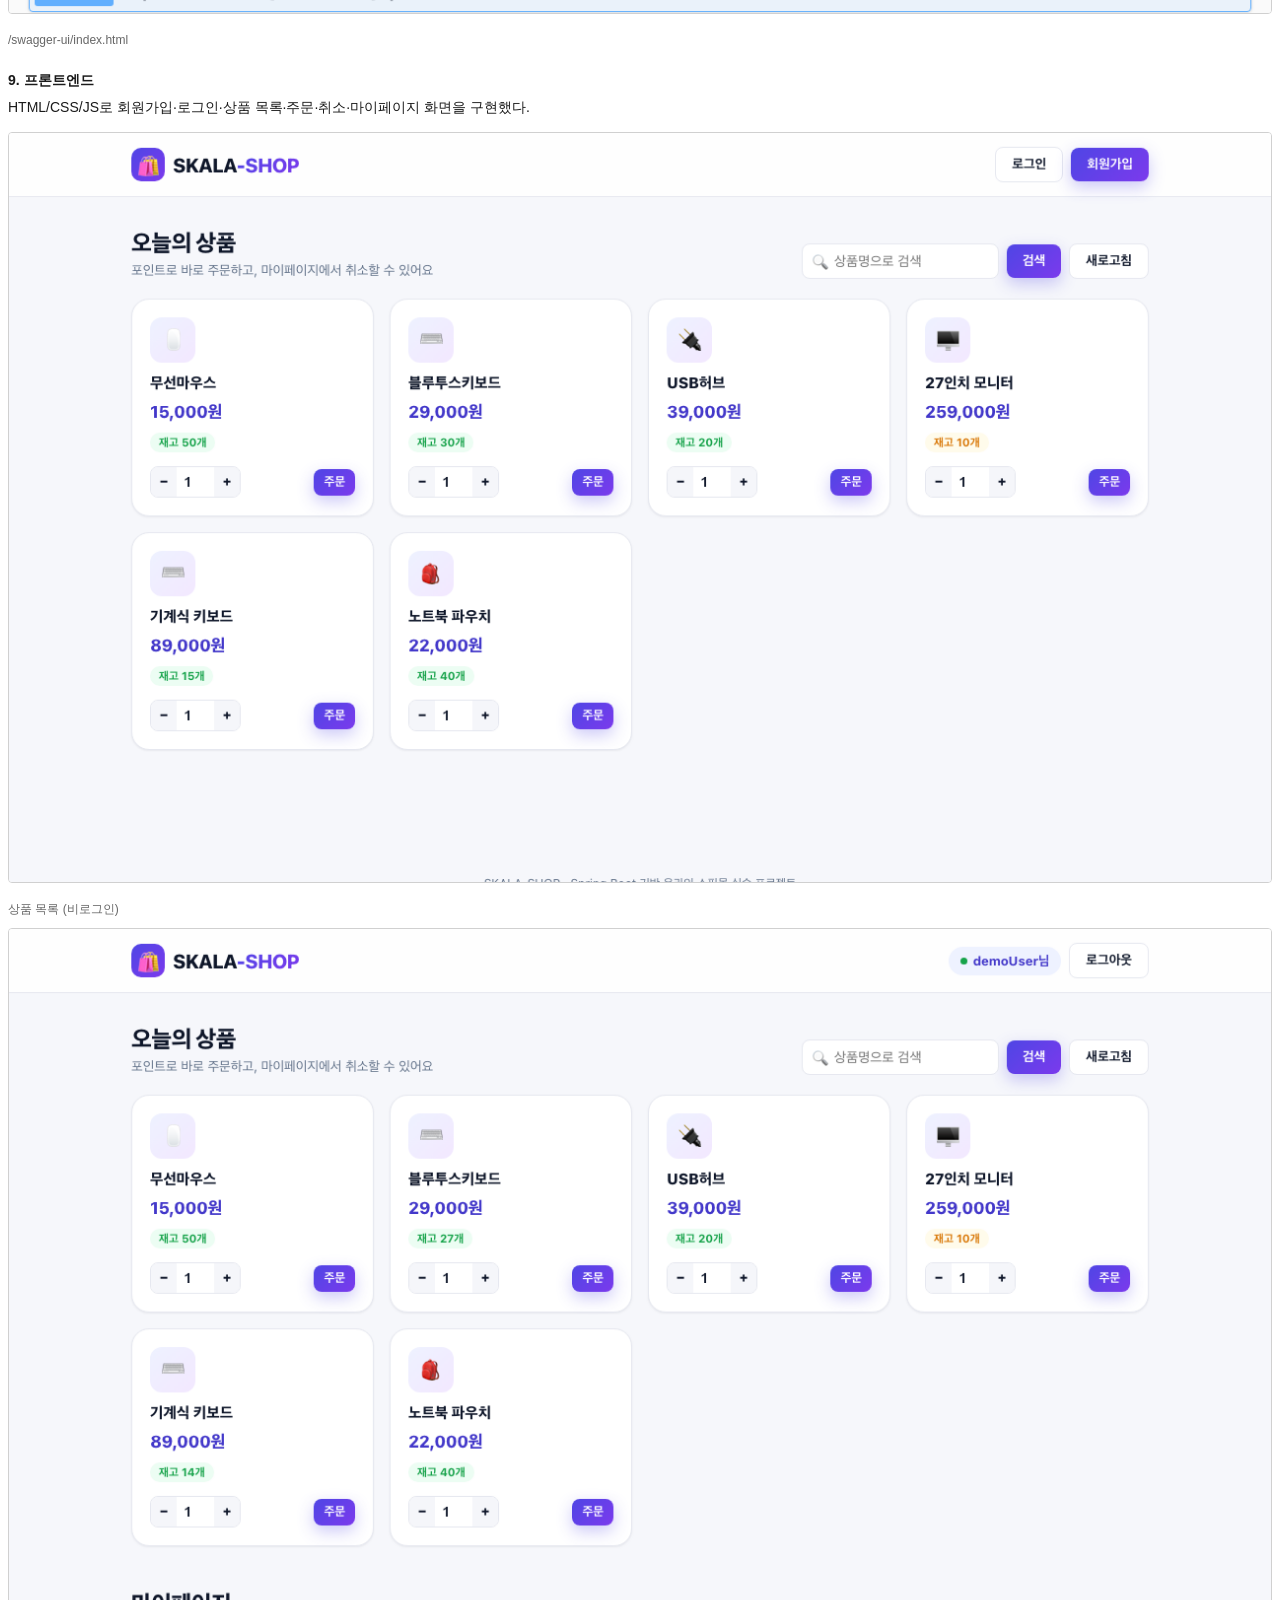
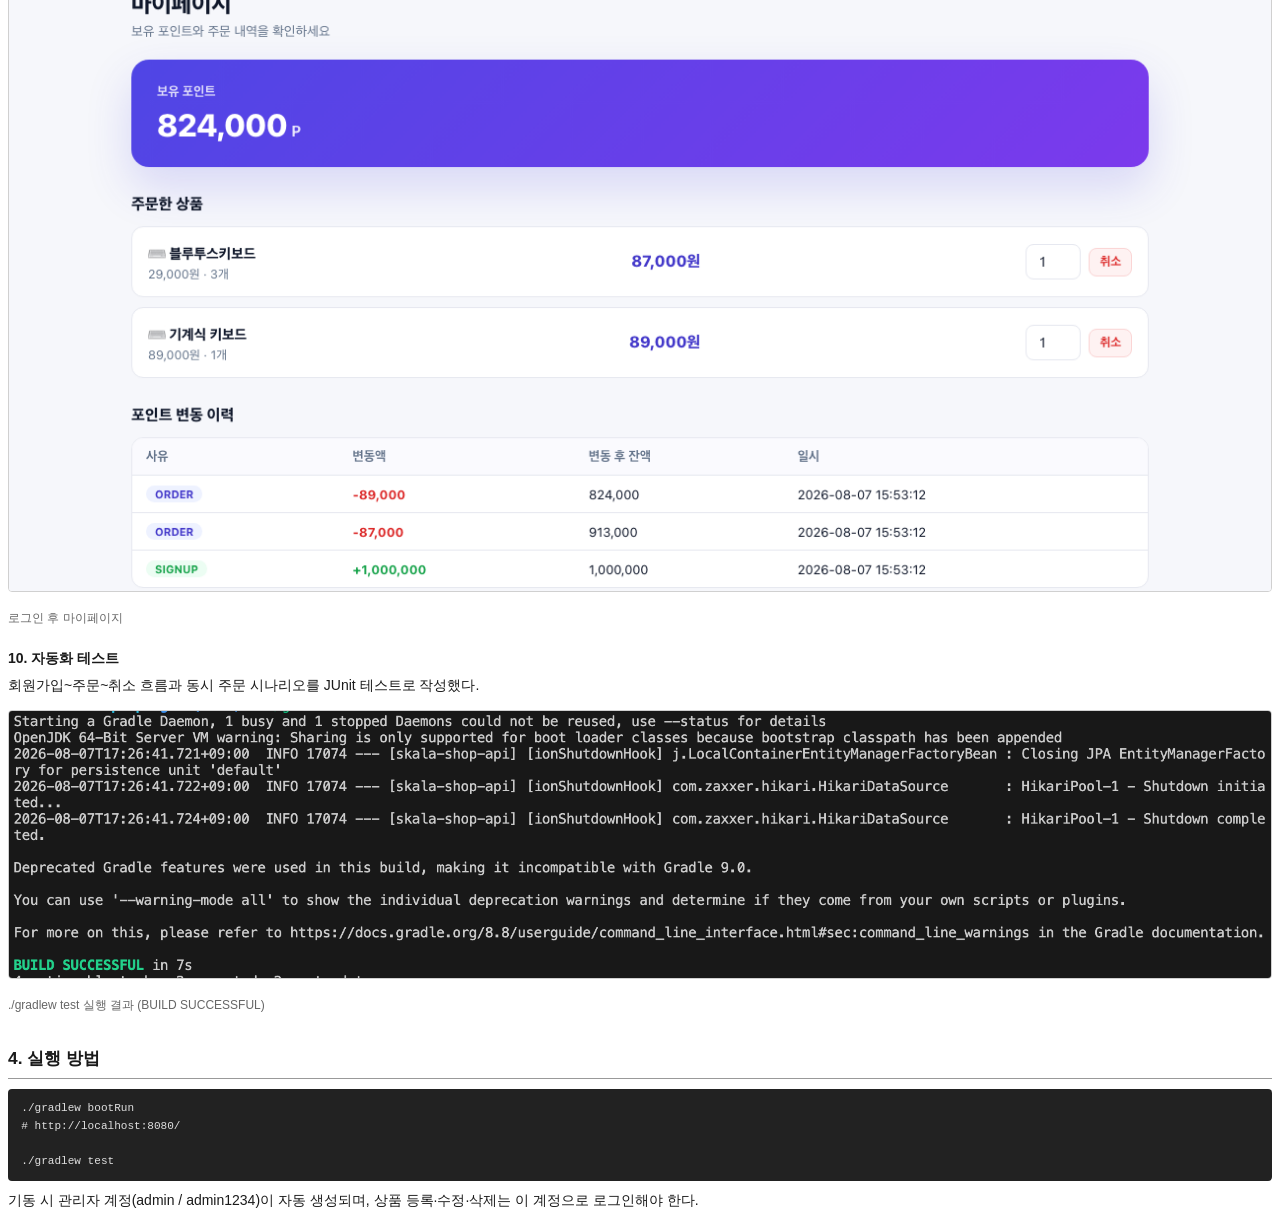
<file: springboot_practice/skala-shop-api/docs/submission.html>
<!doctype html>
<html lang="ko">
<head>
<meta charset="UTF-8">
<title>SKALA-SHOP 과제 제출 문서</title>
<style>
  @page { size: A4; margin: 20mm 16mm; }
  * { box-sizing: border-box; }
  body {
    font-family: "Apple SD Gothic Neo", "Malgun Gothic", "Noto Sans KR", sans-serif;
    color: #1a1a1a;
    line-height: 1.6;
    font-size: 10.5pt;
    -webkit-print-color-adjust: exact;
    print-color-adjust: exact;
  }
  h1 { font-size: 19pt; margin: 0 0 4pt; }
  h2 {
    font-size: 13pt;
    margin: 22pt 0 8pt;
    padding-bottom: 4pt;
    border-bottom: 1px solid #999;
    page-break-after: avoid;
  }
  h3 {
    font-size: 11pt;
    margin: 14pt 0 4pt;
    page-break-after: avoid;
  }
  p { margin: 4pt 0; }
  .cover {
    text-align: center;
    padding-top: 40mm;
    page-break-after: always;
  }
  .cover .subtitle { font-size: 11pt; color: #555; margin-top: 6pt; }
  .cover .meta {
    margin-top: 40pt;
    display: inline-block;
    text-align: left;
    font-size: 10.5pt;
    border-top: 1px solid #ccc;
    padding-top: 14pt;
  }
  .cover .meta div { margin: 3pt 0; }
  table {
    width: 100%;
    border-collapse: collapse;
    margin: 6pt 0 10pt;
    font-size: 9.5pt;
  }
  th, td {
    border: 1px solid #d0d0d0;
    padding: 4pt 6pt;
    text-align: left;
    vertical-align: top;
  }
  th { background: #f0f0f0; font-weight: 600; }
  code {
    font-family: "SFMono-Regular", Menlo, Consolas, monospace;
    background: #f0f0f0;
    padding: 1px 4px;
    border-radius: 3px;
    font-size: 9pt;
  }
  pre {
    background: #222;
    color: #e0e0e0;
    padding: 8pt 10pt;
    border-radius: 4px;
    font-size: 8.3pt;
    overflow-x: auto;
    white-space: pre-wrap;
    word-break: break-all;
    page-break-inside: avoid;
    margin: 6pt 0;
  }
  .method { font-weight: 700; font-family: monospace; font-size: 9pt; }
  ul, ol { margin: 4pt 0; padding-left: 18pt; }
  li { margin: 3pt 0; }
  .point { margin: 10pt 0 14pt; page-break-inside: avoid; }
  .point-title { font-weight: 700; }
  .shot {
    width: 100%;
    border: 1px solid #d0d0d0;
    border-radius: 4px;
    margin: 6pt 0;
  }
  .caption { font-size: 9pt; color: #666; margin: 2pt 0 0; }
</style>
</head>
<body>

<div class="cover">
  <h1>SKALA-SHOP 온라인 쇼핑몰 API</h1>
  <div class="subtitle">스칼라 온라인 쇼핑몰 API 실습 과제 제출 문서</div>
  <div class="meta">
    <div>프로젝트명 : skala-shop-api</div>
    <div>작성일 : 2026-08-07</div>
    <div>제출자 : G080_박상명</div>
  </div>
</div>

<h2>1. 개요</h2>
<p>
상품(Product)·고객(Customer)·주문상품(OrderItem)을 관리하는 온라인 쇼핑몰 REST API를 Spring Boot,
JPA/H2, Gradle로 구현했다. Controller–Service–Repository 계층형 구조를 따랐고, 스켈레톤 코드 없이
처음부터 작성했다. JWT와 Docker는 과제 안내에 따라 적용하지 않았다.
</p>

<h2>2. 구현 내용</h2>
<h3>2-1. 기능</h3>
<ul>
<li>고객 회원가입/로그인/로그아웃, 관리자 계정 분리</li>
<li>상품 목록/상세 조회, 이름 검색, 등록/수정/삭제(관리자 전용)</li>
<li>상품 주문 · 주문 취소 (포인트 차감/환급, 재고 차감/복원)</li>
<li>포인트 변동 이력 조회</li>
<li>필수값 검증, 전역 예외 처리</li>
<li>주문/취소는 <code>@Transactional</code>로 원자적 처리</li>
</ul>

<h3>2-2. API 목록</h3>
<table>
<tr><th>Method</th><th>URI</th><th>설명</th></tr>
<tr><td class="method">GET</td><td>/api/products</td><td>상품 목록 (검색/페이징)</td></tr>
<tr><td class="method">GET</td><td>/api/products/{id}</td><td>상품 상세</td></tr>
<tr><td class="method">POST</td><td>/api/products</td><td>상품 등록 (관리자)</td></tr>
<tr><td class="method">PUT</td><td>/api/products</td><td>상품 수정 (관리자)</td></tr>
<tr><td class="method">DELETE</td><td>/api/products</td><td>상품 삭제 (관리자)</td></tr>
<tr><td class="method">GET</td><td>/api/customers</td><td>고객 목록</td></tr>
<tr><td class="method">GET</td><td>/api/customers/{customerId}</td><td>고객 상세 + 주문 목록</td></tr>
<tr><td class="method">GET</td><td>/api/customers/{customerId}/points</td><td>포인트 변동 이력</td></tr>
<tr><td class="method">POST</td><td>/api/customers</td><td>회원가입</td></tr>
<tr><td class="method">POST</td><td>/api/customers/login</td><td>로그인</td></tr>
<tr><td class="method">POST</td><td>/api/customers/order</td><td>상품 주문 (로그인 필요)</td></tr>
<tr><td class="method">POST</td><td>/api/customers/cancel</td><td>주문 취소 (로그인 필요)</td></tr>
</table>

<h2>3. 차별화 포인트</h2>

<div class="point">
<p class="point-title">1. 재고 관리</p>
<p>상품에 재고(<code>productStock</code>)를 두어 주문 시 차감, 취소 시 복원하고 재고가 부족하면
주문을 거부한다.</p>
<img class="shot" src="screenshots/04-stock.png" alt="재고 부족 예외 화면">
<p class="caption">재고 40개짜리 상품을 41개 주문 → OUT_OF_STOCK</p>
</div>

<div class="point">
<p class="point-title">2. 동시성 제어 (낙관적 락 + 자동 재시도)</p>
<p>재고·포인트에 JPA <code>@Version</code>을 적용해, 여러 요청이 동시에 같은 상품을 주문해도 재고보다
많이 팔리지 않도록 했다. 충돌이 나면 자동으로 재시도한다.</p>
<img class="shot" src="screenshots/05-concurrency.png" alt="동시 주문 테스트 결과">
<p class="caption">재고 5개짜리 상품에 8명이 동시 주문 → 5건만 성공(OK), 3건은 OUT_OF_STOCK</p>
</div>

<div class="point">
<p class="point-title">3. 관리자/고객 역할 분리</p>
<p>고객에 역할(고객/관리자)을 두어 상품 등록·수정·삭제는 관리자만 할 수 있게 제한했다.</p>
<img class="shot" src="screenshots/06-admin-role.png" alt="관리자 권한 테스트 결과">
<p class="caption">관리자 계정은 상품 등록 성공, 일반 고객 계정은 FORBIDDEN(403)</p>
</div>

<div class="point">
<p class="point-title">4. 포인트 변동 이력</p>
<p>주문/취소/가입 시점의 포인트 증감을 이력으로 남겨 조회할 수 있게 했다.</p>
<img class="shot" src="screenshots/07-point-history.png" alt="포인트 변동 이력 응답">
<p class="caption">GET /api/customers/{customerId}/points 응답</p>
</div>

<div class="point">
<p class="point-title">5. 세션 기반 로그인 (JWT 미사용)</p>
<p>JWT 대신 서버가 발급한 세션 토큰을 쿠키로 내려주는 방식으로 로그인 인증을 구현했다.</p>
<img class="shot" src="screenshots/08-session-cookie.png" alt="로그인 응답의 세션 쿠키">
<p class="caption">로그인 응답 헤더의 Set-Cookie: shop-access=... (HttpOnly)</p>
</div>

<div class="point">
<p class="point-title">6. 상품 검색</p>
<p>상품 이름으로 검색할 수 있게 했다.</p>
<img class="shot" src="screenshots/09-search.png" alt="상품 검색 결과 화면">
<p class="caption">"키보드" 검색 결과</p>
</div>

<div class="point">
<p class="point-title">7. AOP 로깅 &amp; Actuator 커스텀 지표</p>
<p>AOP로 API 호출 로그를 남기고, Actuator에 주문 건수·매출 등 커스텀 지표를 추가했다.</p>
<img class="shot" src="screenshots/10-aop-log.png" alt="AOP 로그 화면">
<p class="caption">서버 콘솔에 찍힌 API 처리 로그 (ApiLogAspect)</p>
<img class="shot" src="screenshots/11-actuator-metric.png" alt="Actuator 커스텀 지표 응답">
<p class="caption">GET /actuator/metrics/shop.orders.count 응답</p>
</div>

<div class="point">
<p class="point-title">8. Swagger UI</p>
<p>springdoc-openapi로 API 문서를 자동 생성했다.</p>
<img class="shot" src="screenshots/02-swagger.png" alt="Swagger UI 화면">
<p class="caption">/swagger-ui/index.html</p>
</div>

<div class="point">
<p class="point-title">9. 프론트엔드</p>
<p>HTML/CSS/JS로 회원가입·로그인·상품 목록·주문·취소·마이페이지 화면을 구현했다.</p>
<img class="shot" src="screenshots/01-storefront.png" alt="상품 목록 화면">
<p class="caption">상품 목록 (비로그인)</p>
<img class="shot" src="screenshots/03-mypage.png" alt="마이페이지 화면">
<p class="caption">로그인 후 마이페이지</p>
</div>

<div class="point">
<p class="point-title">10. 자동화 테스트</p>
<p>회원가입~주문~취소 흐름과 동시 주문 시나리오를 JUnit 테스트로 작성했다.</p>
<img class="shot" src="screenshots/12-test-result.png" alt="테스트 실행 결과">
<p class="caption">./gradlew test 실행 결과 (BUILD SUCCESSFUL)</p>
</div>

<h2>4. 실행 방법</h2>
<pre>./gradlew bootRun
# http://localhost:8080/

./gradlew test</pre>
<p>기동 시 관리자 계정(admin / admin1234)이 자동 생성되며, 상품 등록·수정·삭제는 이 계정으로 로그인해야 한다.</p>

</body>
</html>
</file>
